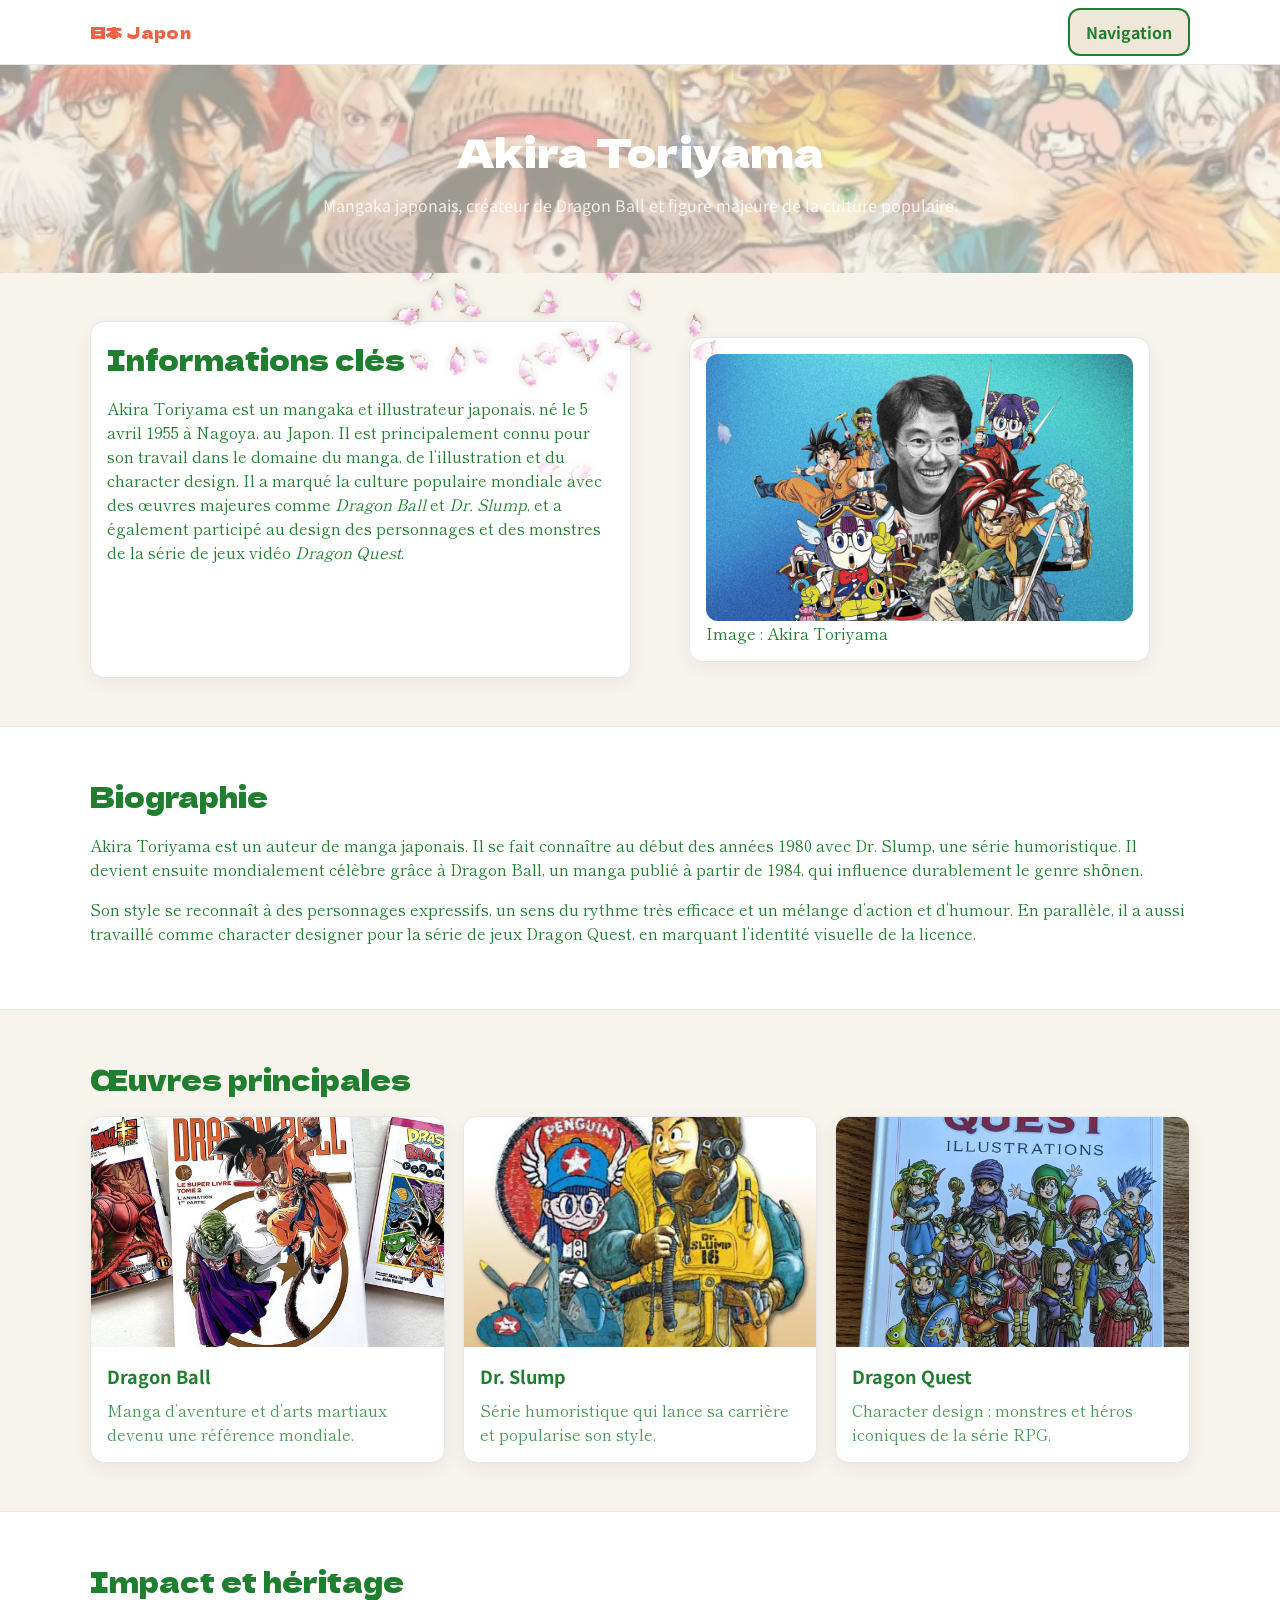
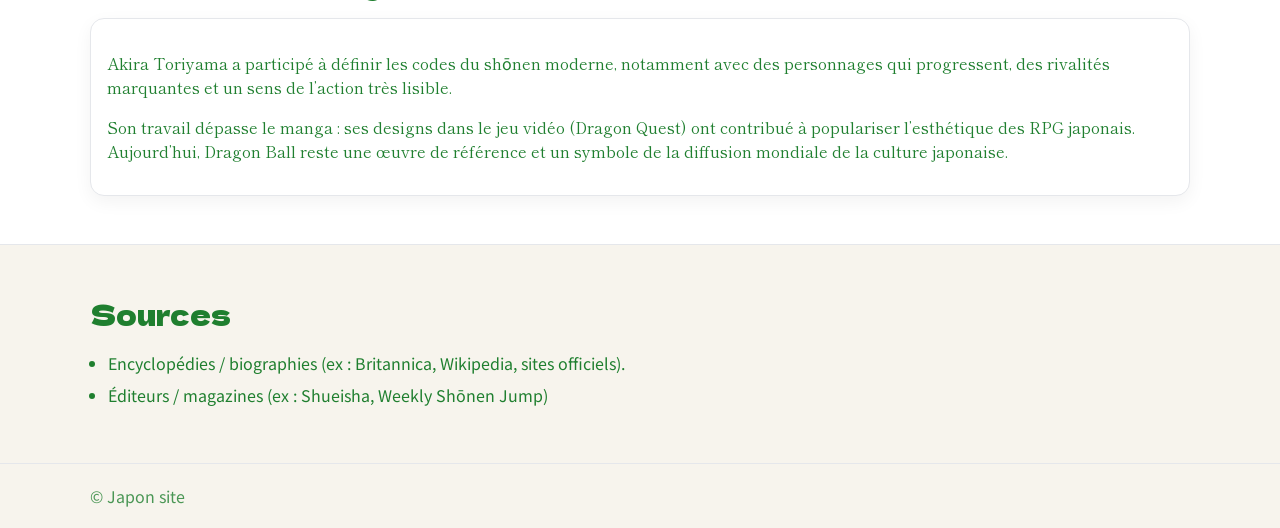
<file: SITEJAPON_V1/auteur.html>
<!DOCTYPE html>
<html lang="fr">
<head>
  <meta charset="UTF-8">
  <meta name="viewport" content="width=device-width, initial-scale=1.0">
  <title>Akira Toriyama - Personnage</title>
  <link rel="stylesheet" href="style.css">
</head>

<body class="page-auteur">
  <div id="sakura-container"></div>
  <script src="sakura.js"></script>
  
  <header class="site-header">
    <nav class="nav">
      <div class="container nav__inner">
        <a class="brand" href="index.html">日本 Japon</a>

        <div class="dropdown">
          <input type="checkbox" id="navdrop" class="dropdown__toggle">
          <label for="navdrop" class="dropdown__btn">Navigation</label>

          <ul class="dropdown__menu">
            <li><a href="index.html">Accueil</a></li>
            <li><a href="lieu.html">Lieu</a></li>
            <li><a class="is-active" href="auteur.html">Personnage</a></li>
            <li><a href="oeuvre.html">Œuvre</a></li>
          </ul>
        </div>
      </div>
    </nav>

    <section class="hero">
      <div class="container">
        <h1>Akira Toriyama</h1>
        <p class="lead">Mangaka japonais, créateur de Dragon Ball et figure majeure de la culture populaire.</p>
      </div>
    </section>
  </header>

  <main>
    <section class="section">
      <div class="container grid-2">
        <article class="panel">
          <h2>Informations clés</h2>
          <p>
            Akira Toriyama est un mangaka et illustrateur japonais, né le 5 avril 1955 à
            Nagoya, au Japon. Il est principalement connu pour son travail dans le domaine
            du manga, de l’illustration et du character design. Il a marqué la culture
            populaire mondiale avec des œuvres majeures comme <em>Dragon Ball</em> et
            <em>Dr. Slump</em>, et a également participé au design des personnages et des
            monstres de la série de jeux vidéo <em>Dragon Quest</em>.
        </p>
        </article>

        <figure class="panel">
          <img src="image/toriyama.jpg" alt="Portrait ou illustration liée à Akira Toriyama">
          <figcaption>Image : Akira Toriyama</figcaption>
        </figure>
      </div>
    </section>

    <section class="section section--white">
      <div class="container">
        <h2>Biographie</h2>
        <p>
          Akira Toriyama est un auteur de manga japonais. Il se fait connaître au début des années 1980 avec
          Dr. Slump, une série humoristique. Il devient ensuite mondialement célèbre grâce à Dragon Ball,
          un manga publié à partir de 1984, qui influence durablement le genre shōnen.
        </p>
        <p>
          Son style se reconnaît à des personnages expressifs, un sens du rythme très efficace et un mélange
          d’action et d’humour. En parallèle, il a aussi travaillé comme character designer pour la série de jeux
          Dragon Quest, en marquant l’identité visuelle de la licence.
        </p>
      </div>
    </section>

    <section class="section">
      <div class="container">
        <h2>Œuvres principales</h2>
        <div class="cards">
          <article class="card">
            <div class="card__media">
              <img src="image/dragonball.jpg" alt="Illustration liée à Dragon Ball">
            </div>
            <div class="card__content">
              <h3>Dragon Ball</h3>
              <p>Manga d’aventure et d’arts martiaux devenu une référence mondiale.</p>
            </div>
          </article>

          <article class="card">
            <div class="card__media">
              <img src="image/drslump.jpg" alt="Illustration liée à Dr. Slump">
            </div>
            <div class="card__content">
              <h3>Dr. Slump</h3>
              <p>Série humoristique qui lance sa carrière et popularise son style.</p>
            </div>
          </article>

          <article class="card">
            <div class="card__media">
              <img src="image/dragonquest.jpg" alt="Illustration liée à Dragon Quest">
            </div>
            <div class="card__content">
              <h3>Dragon Quest</h3>
              <p>Character design : monstres et héros iconiques de la série RPG.</p>
            </div>
          </article>
        </div>
      </div>
    </section>

    <section class="section section--white">
      <div class="container">
        <h2>Impact et héritage</h2>
        <article class="panel">
          <p>
            Akira Toriyama a participé à définir les codes du shōnen moderne, notamment avec des personnages
            qui progressent, des rivalités marquantes et un sens de l’action très lisible.
          </p>
          <p>
            Son travail dépasse le manga : ses designs dans le jeu vidéo (Dragon Quest) ont contribué à
            populariser l’esthétique des RPG japonais. Aujourd’hui, Dragon Ball reste une œuvre de référence
            et un symbole de la diffusion mondiale de la culture japonaise.
          </p>
        </article>
      </div>
    </section>

    <section class="section">
      <div class="container">
        <h2>Sources</h2>
        <ul class="sources">
          <li>Encyclopédies / biographies (ex : Britannica, Wikipedia, sites officiels).</li>
          <li>Éditeurs / magazines (ex : Shueisha, Weekly Shōnen Jump)
        </ul>
      </div>
    </section>
  </main>

  <footer class="site-footer">
    <div class="container">
      <p>© Japon site</p>
    </div>
  </footer>
</body>
</html>
</file>
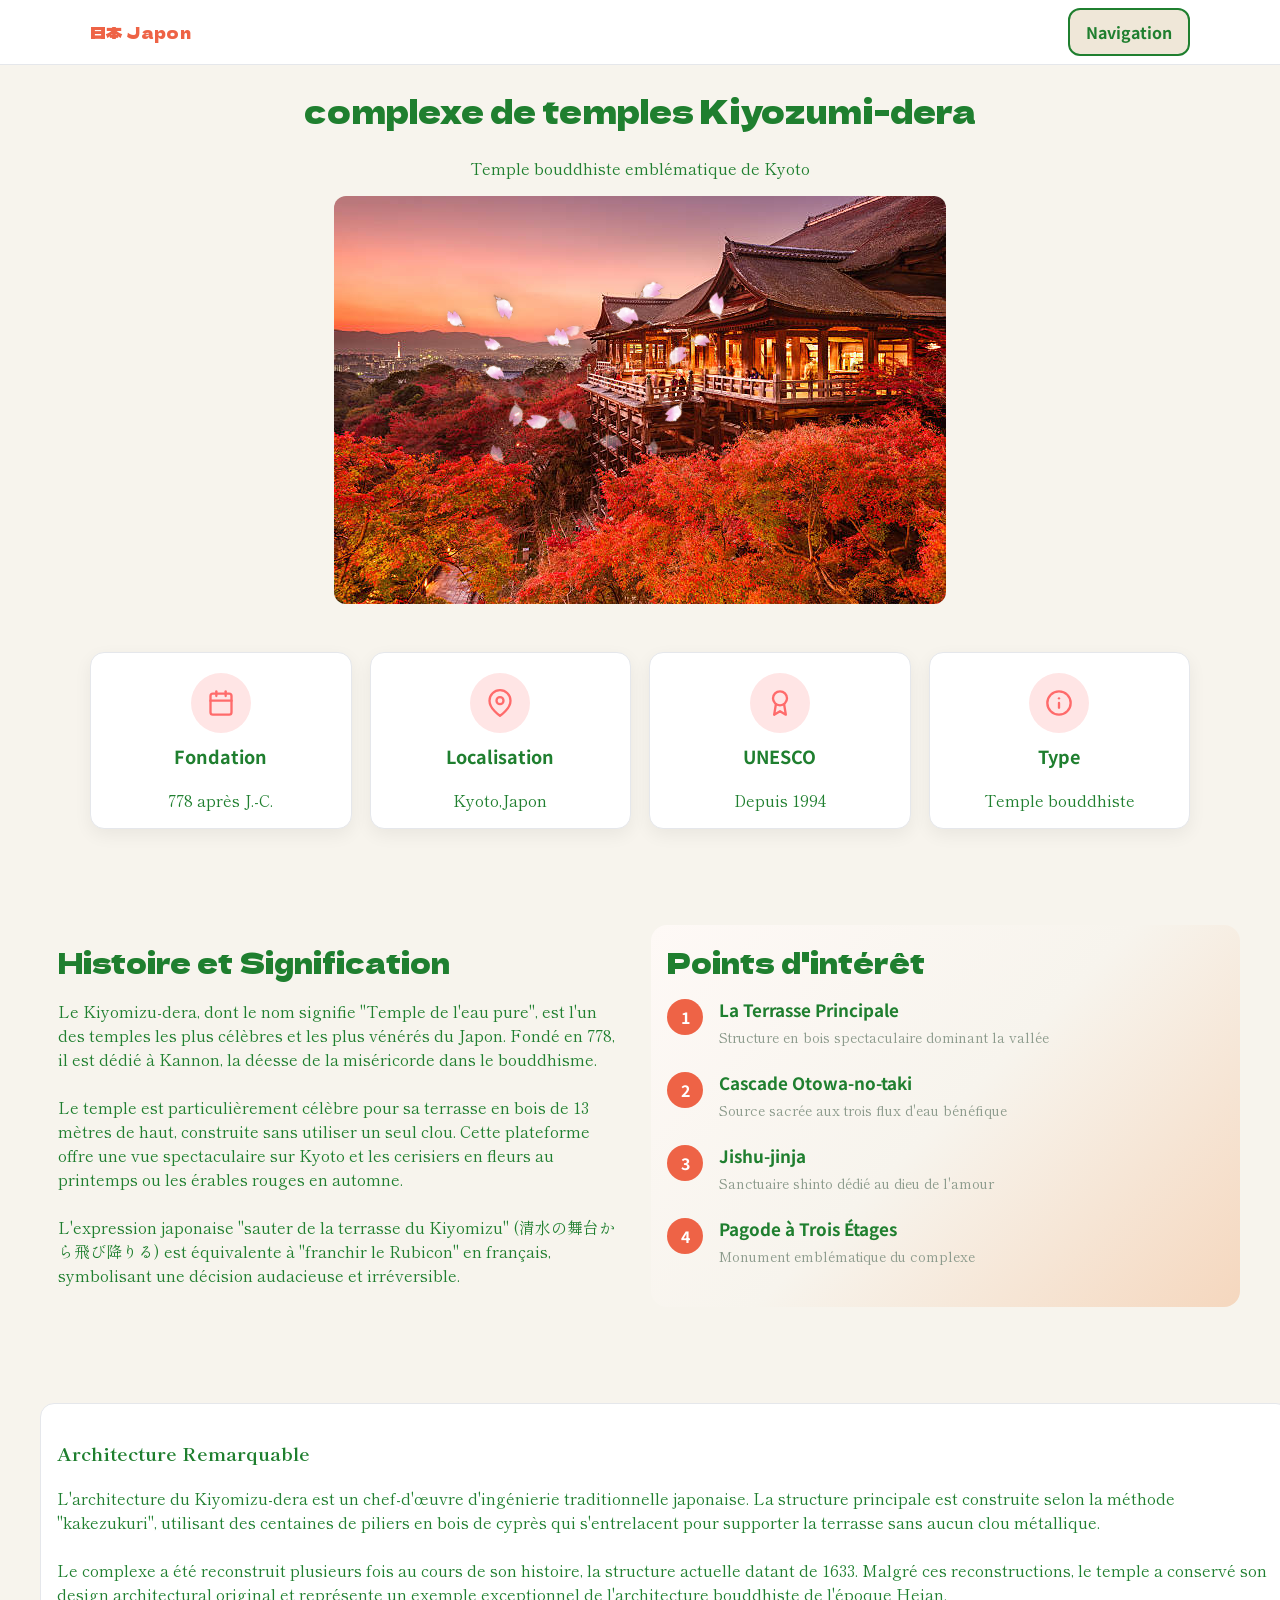
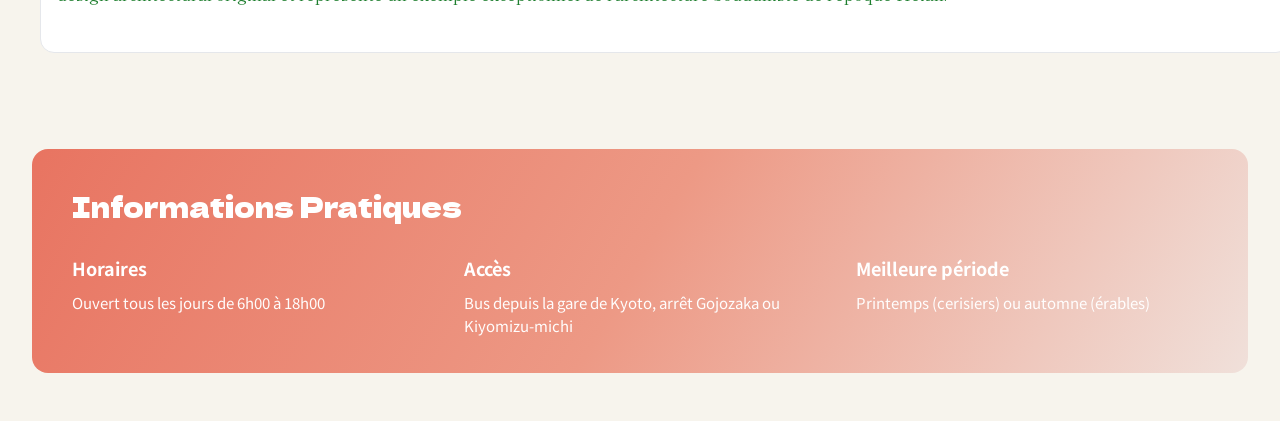
<file: SITEJAPON_V1/lieu.html>
<!DOCTYPE html>
<html lang="fr">
<head>
  <meta charset="UTF-8">
  <meta name="viewport" content="width=device-width, initial-scale=1.0">
  <title>Japon-Lieu</title>
  <link rel="stylesheet" href="style.css">
</head>

<body>
  <div id="sakura-container"></div>
  <script src="sakura.js"></script>
  
  <header class="site-header">
    <nav class="nav">
      <div class="container nav__inner">
        <a class="brand" href="index.html">日本 Japon</a>

        <div class="dropdown">
          <input type="checkbox" id="navdrop" class="dropdown__toggle">
          <label for="navdrop" class="dropdown__btn">Navigation</label>

          <ul class="dropdown__menu">
            <li><a class="is-active" href="index.html">Accueil</a></li>
            <li><a href="lieu.html">Lieu</a></li>
            <li><a href="auteur.html">Personnage</a></li>
            <li><a href="oeuvre.html">Œuvre</a></li>
          </ul>
        </div>
      </div>
    </nav>
    </header>

        <h1 class="temples">complexe de temples Kiyozumi-dera</h1>
        <p class="kyoto">
          Temple bouddhiste emblématique de Kyoto
        </p>
    </section>

  

  <main>
      <figcaption>
        <img src="image/temples Kiyomizu-dera1.jpg" class ="test"alt="Temple Kiyozumi-dera à Kyoto" >
    </div>  
    

    <section class="section">
      <div class="container">

        <div class="carte1">
  <article class="carte2">
    <div class="carte1__lieu">
      <div class="carte1__icon">
        <svg width="28" height="28" viewBox="0 0 24 24" fill="none" stroke="#ff6b6b" stroke-width="2" stroke-linecap="round" stroke-linejoin="round">
          <rect x="3" y="4" width="18" height="18" rx="2" ry="2"></rect>
          <line x1="16" y1="2" x2="16" y2="6"></line>
          <line x1="8" y1="2" x2="8" y2="6"></line>
          <line x1="3" y1="10" x2="21" y2="10"></line>
        </svg>
      </div>
      <h3>Fondation</h3>
      <p>778 après J.-C.</p>
    </div>
  </article>

  <article class="carte2">
    <div class="carte1__lieu">
      <div class="carte1__icon">
        <svg width="28" height="28" viewBox="0 0 24 24" fill="none" stroke="#ff6b6b" stroke-width="2" stroke-linecap="round" stroke-linejoin="round">
          <path d="M21 10c0 7-9 13-9 13s-9-6-9-13a9 9 0 0 1 18 0z"></path>
          <circle cx="12" cy="10" r="3"></circle>
        </svg>
      </div>
      <h3>Localisation</h3>
      <p>Kyoto,Japon</p>
    </div>
  </article>

  <article class="carte2">
    <div class="carte1__lieu">
      <div class="carte1__icon">
        <svg width="28" height="28" viewBox="0 0 24 24" fill="none" stroke="#ff6b6b" stroke-width="2" stroke-linecap="round" stroke-linejoin="round">
          <circle cx="12" cy="8" r="6"></circle>
          <path d="M15.477 12.89 17 22l-5-3-5 3 1.523-9.11"></path>
        </svg>
      </div>
      <h3>UNESCO</h3>
      <p>Depuis 1994</p>
    </div>
  </article>
  
  <article class="carte2">
    <div class="carte1__lieu">
      <div class="carte1__icon">
        <svg width="28" height="28" viewBox="0 0 24 24" fill="none" stroke="#ff6b6b" stroke-width="2" stroke-linecap="round" stroke-linejoin="round">
          <circle cx="12" cy="12" r="10"></circle>
          <line x1="12" y1="16" x2="12" y2="12"></line>
          <line x1="12" y1="8" x2="12.01" y2="8"></line>
        </svg>
      </div>
      <h3>Type</h3>
      <p>Temple bouddhiste</p>
    </div>
  </article>
</div>
</section>

    <section class="section ">
      <div class="container1 grid-2">
        <article class="panel2">
          <h2>Histoire et Signification</h2>
          Le Kiyomizu-dera, dont le nom signifie "Temple de l'eau pure", est l'un des temples les plus célèbres et les plus vénérés du Japon. Fondé en 778, il est dédié à Kannon, la déesse de la miséricorde dans le bouddhisme. <br> <br>

Le temple est particulièrement célèbre pour sa terrasse en bois de 13 mètres de haut, construite sans utiliser un seul clou. Cette plateforme offre une vue spectaculaire sur Kyoto et les cerisiers en fleurs au printemps ou les érables rouges en automne. <br> <br>

L'expression japonaise "sauter de la terrasse du Kiyomizu" (清水の舞台から飛び降りる) est équivalente à "franchir le Rubicon" en français, symbolisant une décision audacieuse et irréversible.
        </article>

       <article class="panel1">
  <h2>Points d'intérêt</h2>
  
  <div class="point-interet">
    <div class="point-interet__numero">1</div>
    <div class="point-interet__contenu">
      <h3>La Terrasse Principale</h3>
      <p>Structure en bois spectaculaire dominant la vallée</p>
    </div>
  </div>

  <div class="point-interet">
    <div class="point-interet__numero">2</div>
    <div class="point-interet__contenu">
      <h3>Cascade Otowa-no-taki</h3>
      <p>Source sacrée aux trois flux d'eau bénéfique</p>
    </div>
  </div>

  <div class="point-interet">
    <div class="point-interet__numero">3</div>
    <div class="point-interet__contenu">
      <h3>Jishu-jinja</h3>
      <p>Sanctuaire shinto dédié au dieu de l'amour</p>
    </div>
  </div>

  <div class="point-interet">
    <div class="point-interet__numero">4</div>
    <div class="point-interet__contenu">
      <h3>Pagode à Trois Étages</h3>
      <p>Monument emblématique du complexe</p>
    </div>
  </div>
</article>
      </div>
    </section>


    <section class="section">
      <div class="container">
        <article class="panel3">
          <h3>Architecture Remarquable</h3>
          
L'architecture du Kiyomizu-dera est un chef-d'œuvre d'ingénierie traditionnelle japonaise. La structure principale est construite selon la méthode "kakezukuri", utilisant des centaines de piliers en bois de cyprès qui s'entrelacent pour supporter la terrasse sans aucun clou métallique.<br> <br>

Le complexe a été reconstruit plusieurs fois au cours de son histoire, la structure actuelle datant de 1633. Malgré ces reconstructions, le temple a conservé son design architectural original et représente un exemple exceptionnel de l'architecture bouddhiste de l'époque Heian.
        </article>
    </section>
  </main>
  <footer>
 <section class="section">
  <div class="container container__large">
    <div class="info-pratiques">
      <h2>Informations Pratiques</h2>
      
      <div class="info-pratiques__grid">
        <div class="info-pratiques__item">
          <h3>Horaires</h3>
          <p>Ouvert tous les jours de 6h00 à 18h00</p>
        </div>
        
        <div class="info-pratiques__item">
          <h3>Accès</h3>
          <p>Bus depuis la gare de Kyoto, arrêt Gojozaka ou Kiyomizu-michi</p>
        </div>
        
        <div class="info-pratiques__item">
          <h3>Meilleure période</h3>
          <p>Printemps (cerisiers) ou automne (érables)</p>
        </div>
      </div>
    </div>
  </div>
</section>
  </footer>
</body>
</html>
</file>
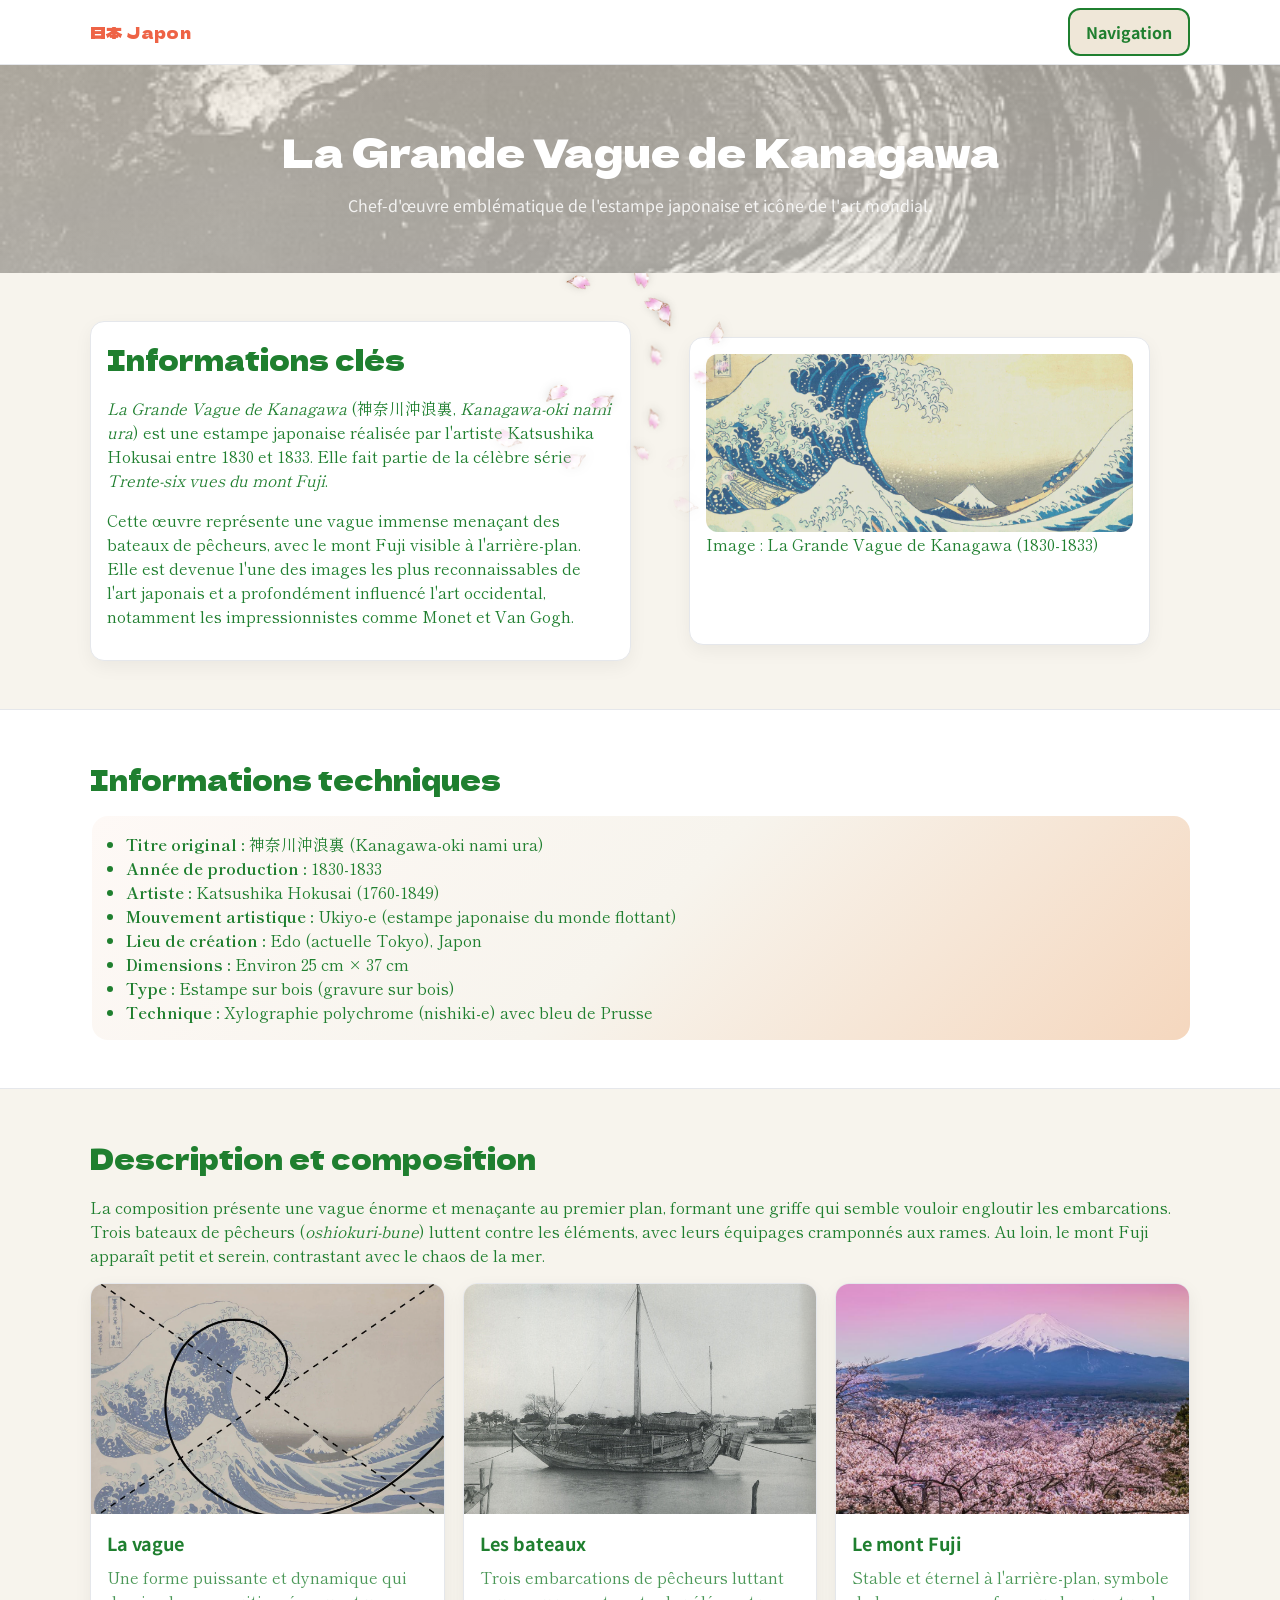
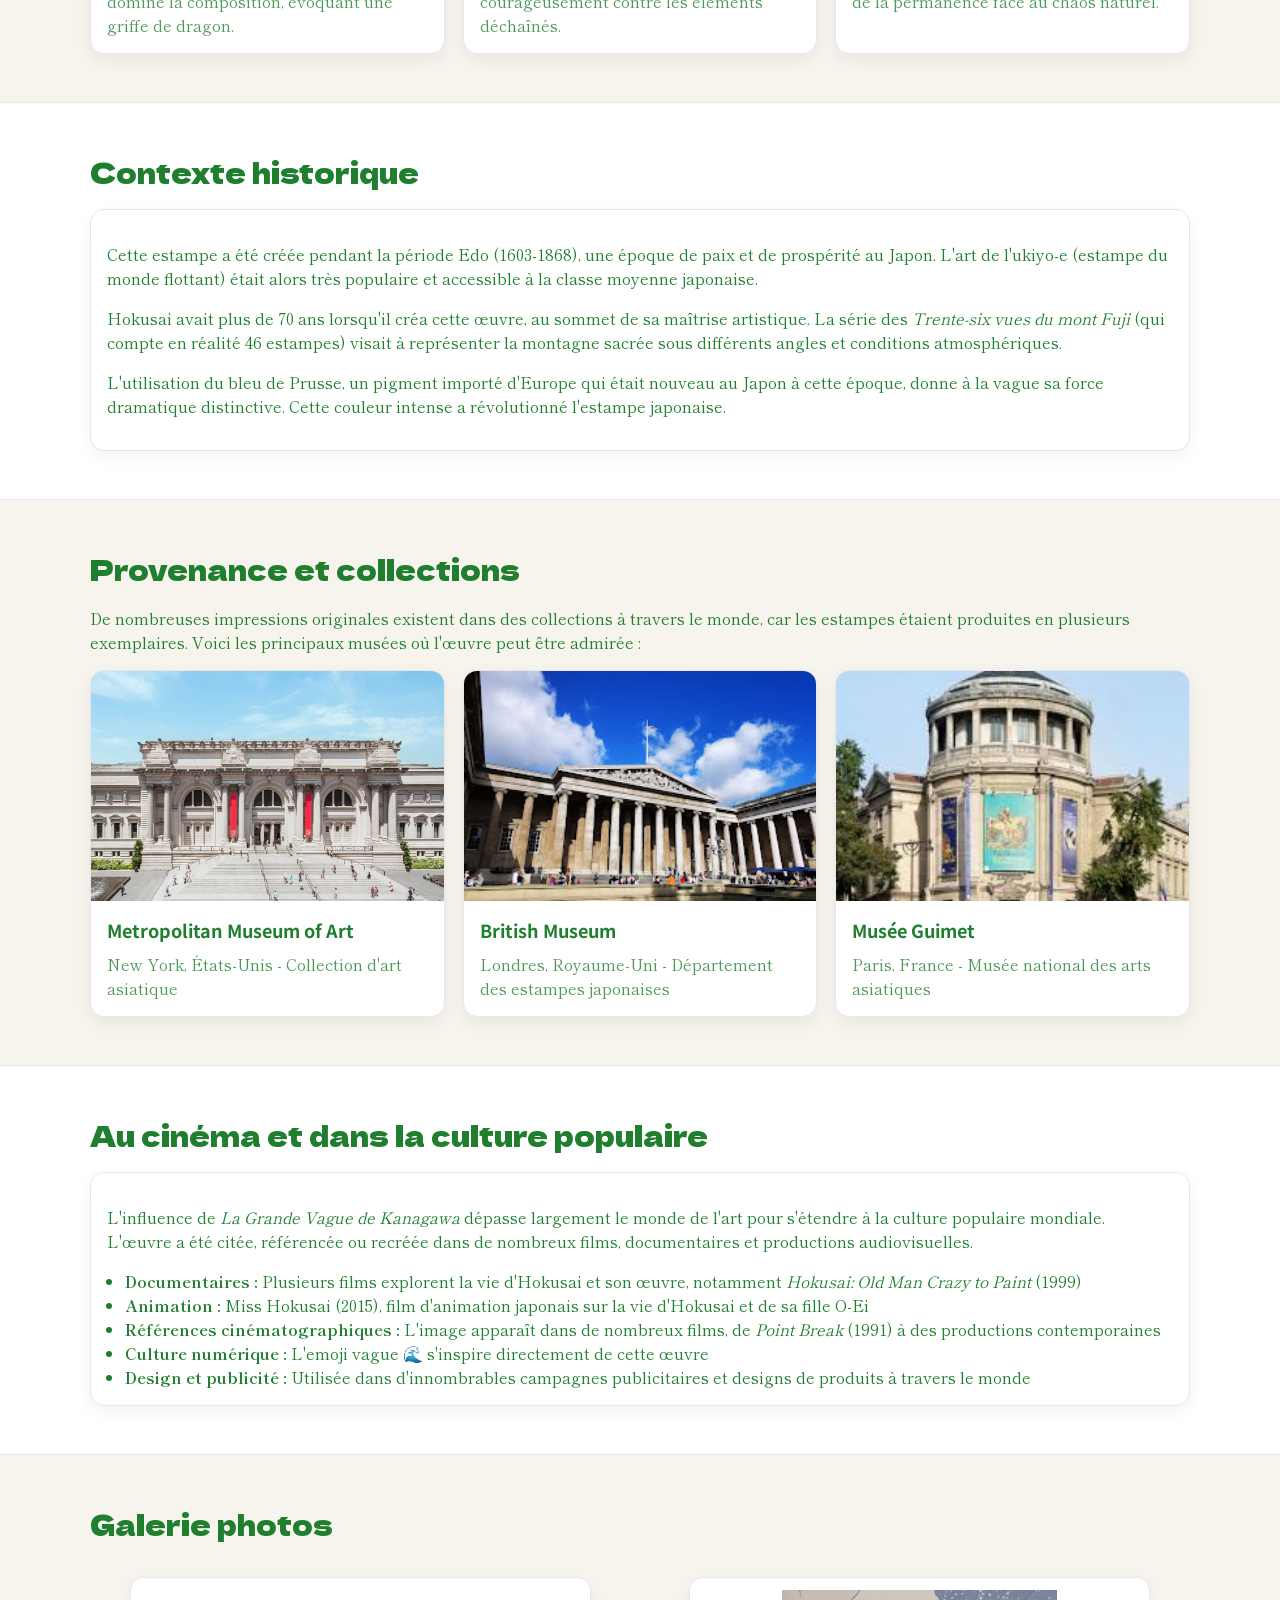
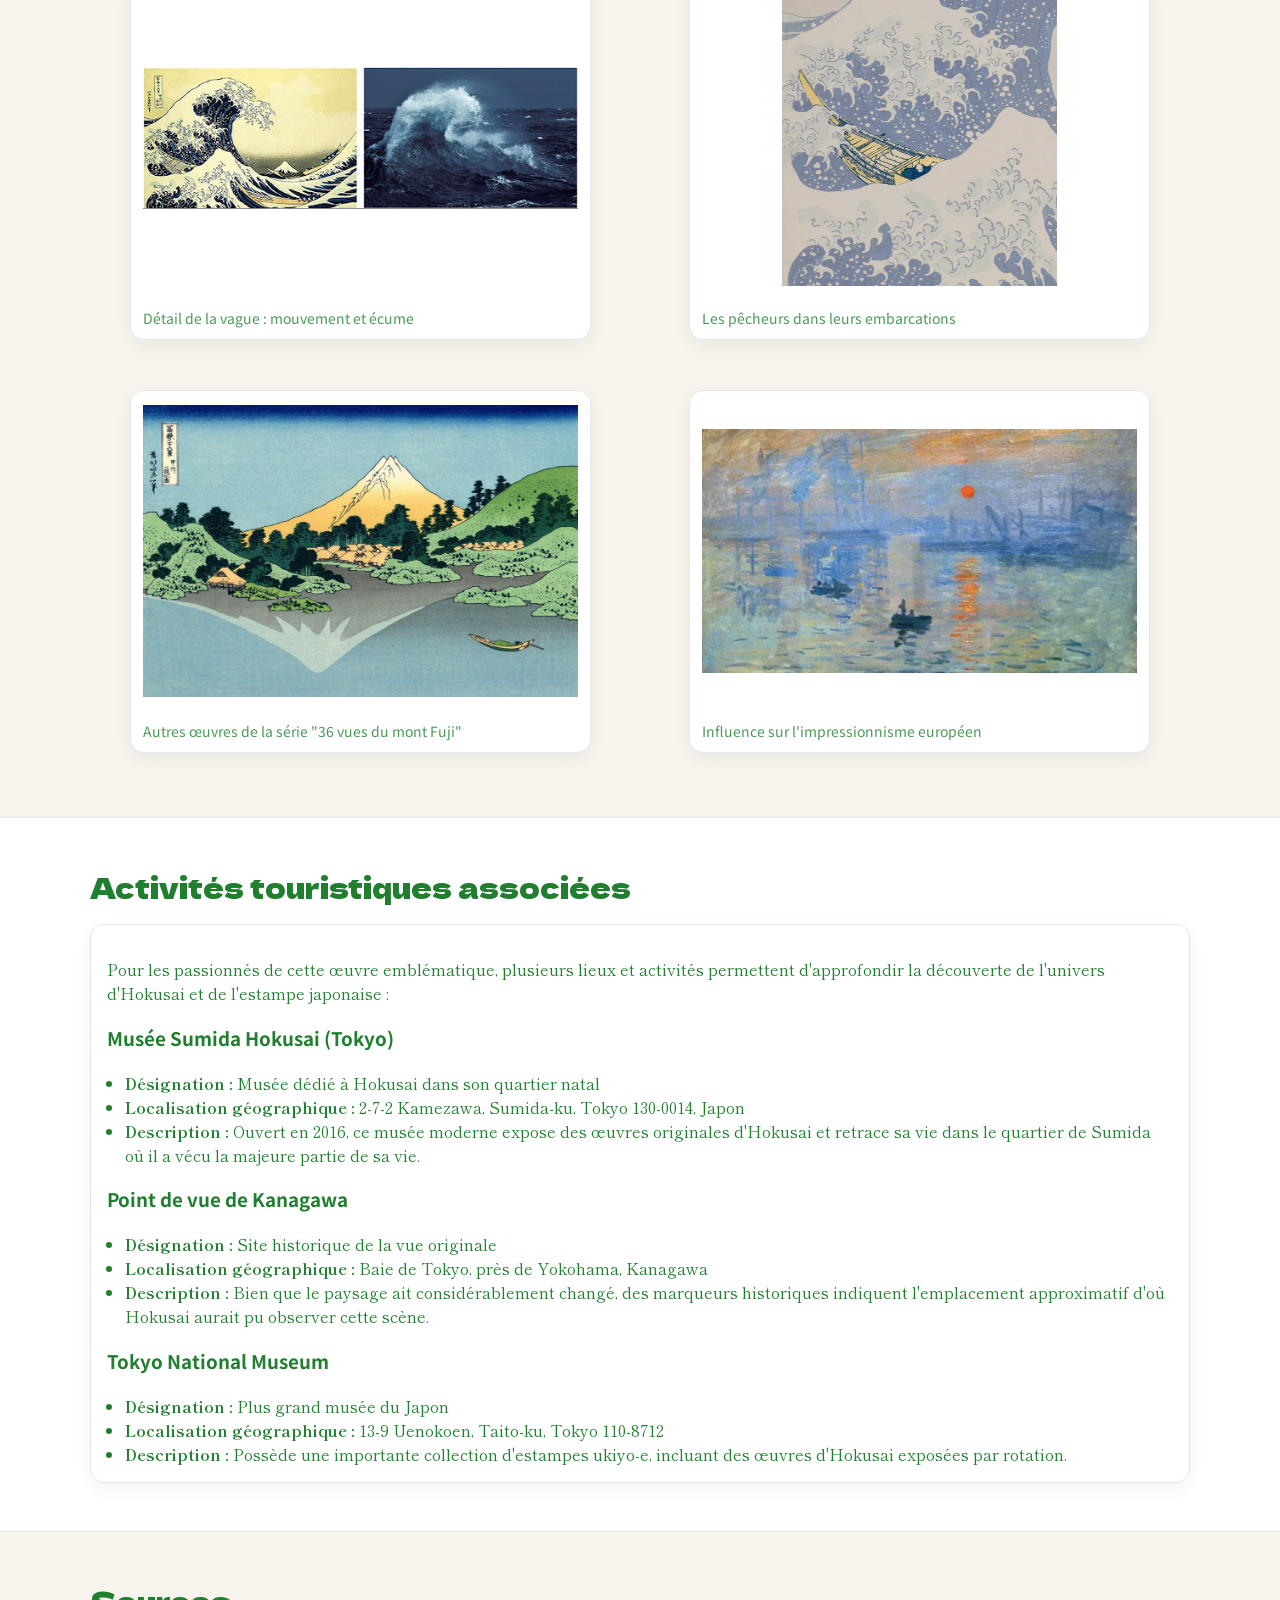
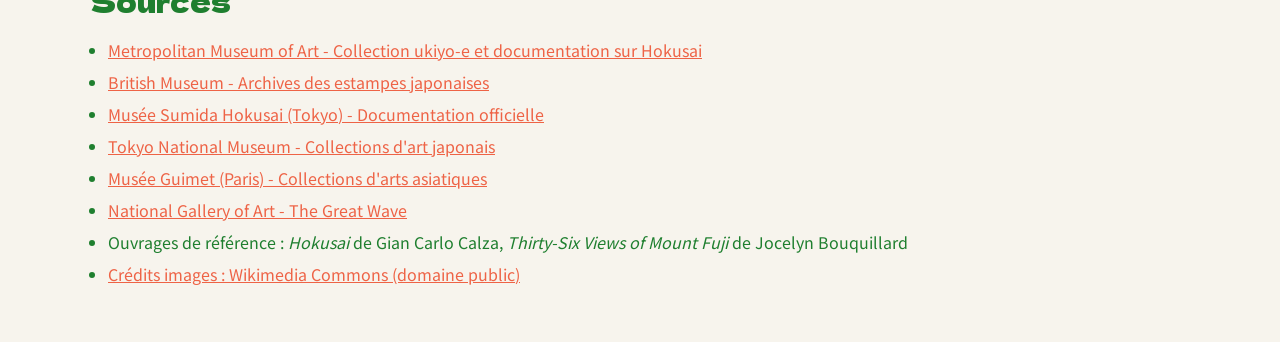
<file: SITEJAPON_V1/oeuvre.html>
<!DOCTYPE html>
<html lang="fr">
<head>
  <meta charset="UTF-8">
  <meta name="viewport" content="width=device-width, initial-scale=1.0">
  <title>La Grande Vague de Kanagawa - Œuvre</title>
  <link rel="stylesheet" href="style.css">
</head>

<body class="page-oeuvre">
  <div id="sakura-container"></div>
  <script src="sakura.js"></script>
  
  <header class="site-header">
    <nav class="nav">
      <div class="container nav__inner">
        <a class="brand" href="index.html">日本 Japon</a>

        <div class="dropdown">
          <input type="checkbox" id="navdrop" class="dropdown__toggle">
          <label for="navdrop" class="dropdown__btn">Navigation</label>

          <ul class="dropdown__menu">
            <li><a href="index.html">Accueil</a></li>
            <li><a href="lieu.html">Lieu</a></li>
            <li><a href="auteur.html">Personnage</a></li>
            <li><a class="is-active" href="oeuvre.html">Œuvre</a></li>
          </ul>
        </div>
      </div>
    </nav>

    <section class="hero">
      <div class="container">
        <h1>La Grande Vague de Kanagawa</h1>
        <p class="lead">Chef-d'œuvre emblématique de l'estampe japonaise et icône de l'art mondial.</p>
      </div>
    </section>
  </header>

  <main>
    <section class="section">
      <div class="container grid-2">
        <article class="panel">
          <h2>Informations clés</h2>
          <p>
            <em>La Grande Vague de Kanagawa</em> (神奈川沖浪裏, <em>Kanagawa-oki nami ura</em>) est une estampe japonaise 
            réalisée par l'artiste Katsushika Hokusai entre 1830 et 1833. Elle fait partie de la célèbre série 
            <em>Trente-six vues du mont Fuji</em>.
          </p>
          <p>
            Cette œuvre représente une vague immense menaçant des bateaux de pêcheurs, avec le mont Fuji visible 
            à l'arrière-plan. Elle est devenue l'une des images les plus reconnaissables de l'art japonais et a 
            profondément influencé l'art occidental, notamment les impressionnistes comme Monet et Van Gogh.
          </p>
        </article>

        <figure class="panel">
          <img src="image/Vague.webp" alt="La Grande Vague de Kanagawa">
          <figcaption>Image : La Grande Vague de Kanagawa (1830-1833)</figcaption>
        </figure>
      </div>
    </section>

    <section class="section section--white">
      <div class="container">
        <h2>Informations techniques</h2>
        <article class="panel1">
          <ul class="facts">
            <li><strong>Titre original :</strong> 神奈川沖浪裏 (Kanagawa-oki nami ura)</li>
            <li><strong>Année de production :</strong> 1830-1833</li>
            <li><strong>Artiste :</strong> Katsushika Hokusai (1760-1849)</li>
            <li><strong>Mouvement artistique :</strong> Ukiyo-e (estampe japonaise du monde flottant)</li>
            <li><strong>Lieu de création :</strong> Edo (actuelle Tokyo), Japon</li>
            <li><strong>Dimensions :</strong> Environ 25 cm × 37 cm</li>
            <li><strong>Type :</strong> Estampe sur bois (gravure sur bois)</li>
            <li><strong>Technique :</strong> Xylographie polychrome (nishiki-e) avec bleu de Prusse</li>
          </ul>
        </article>
      </div>
    </section>

    <section class="section">
      <div class="container">
        <h2>Description et composition</h2>
        <p>
          La composition présente une vague énorme et menaçante au premier plan, formant une griffe qui semble 
          vouloir engloutir les embarcations. Trois bateaux de pêcheurs (<em>oshiokuri-bune</em>) luttent contre 
          les éléments, avec leurs équipages cramponnés aux rames. Au loin, le mont Fuji apparaît petit et serein, 
          contrastant avec le chaos de la mer.
        </p>
        
        <div class="cards">
          <article class="card">
            <div class="card__media">
              <img src="image/courbe.webp" alt="Composition de la vague">
            </div>
            <div class="card__content">
              <h3>La vague</h3>
              <p>Une forme puissante et dynamique qui domine la composition, évoquant une griffe de dragon.</p>
            </div>
          </article>

          <article class="card">
            <div class="card__media">
              <img src="image/bateau.jpg" alt="Les bateaux de pêcheurs">
            </div>
            <div class="card__content">
              <h3>Les bateaux</h3>
              <p>Trois embarcations de pêcheurs luttant courageusement contre les éléments déchaînés.</p>
            </div>
          </article>

          <article class="card">
            <div class="card__media">
              <img src="image/bg-japon.jpg" alt="Le mont Fuji">
            </div>
            <div class="card__content">
              <h3>Le mont Fuji</h3>
              <p>Stable et éternel à l'arrière-plan, symbole de la permanence face au chaos naturel.</p>
            </div>
          </article>
        </div>
      </div>
    </section>

    <section class="section section--white">
      <div class="container">
        <h2>Contexte historique</h2>
        <article class="panel">
          <p>
            Cette estampe a été créée pendant la période Edo (1603-1868), une époque de paix et de prospérité au Japon. 
            L'art de l'ukiyo-e (estampe du monde flottant) était alors très populaire et accessible à la classe moyenne 
            japonaise.
          </p>
          <p>
            Hokusai avait plus de 70 ans lorsqu'il créa cette œuvre, au sommet de sa maîtrise artistique. La série des 
            <em>Trente-six vues du mont Fuji</em> (qui compte en réalité 46 estampes) visait à représenter la montagne 
            sacrée sous différents angles et conditions atmosphériques.
          </p>
          <p>
            L'utilisation du bleu de Prusse, un pigment importé d'Europe qui était nouveau au Japon à cette époque, 
            donne à la vague sa force dramatique distinctive. Cette couleur intense a révolutionné l'estampe japonaise.
          </p>
        </article>
      </div>
    </section>

    <section class="section">
      <div class="container">
        <h2>Provenance et collections</h2>
        <p>
          De nombreuses impressions originales existent dans des collections à travers le monde, car les estampes 
          étaient produites en plusieurs exemplaires. Voici les principaux musées où l'œuvre peut être admirée :
        </p>
        
        <div class="cards">
          <article class="card">
            <div class="card__media">
              <img src="image/Museum.webp" alt="Metropolitan Museum of Art">
            </div>
            <div class="card__content">
              <h3><a href="https://www.metmuseum.org/fr" target="_blank">Metropolitan Museum of Art</a></h3>
              <p>New York, États-Unis - Collection d'art asiatique</p>
            </div>
          </article>

          <article class="card">
            <div class="card__media">
              <img src="image/british-museum.jpg" alt="British Museum">
            </div>
            <div class="card__content">
              <h3><a href="https://www.britishmuseum.org" target="_blank">British Museum</a></h3>
              <p>Londres, Royaume-Uni - Département des estampes japonaises</p>
            </div>
          </article>

          <article class="card">
            <div class="card__media">
              <img src="image/musee-guimet.jpg" alt="Musée Guimet">
            </div>
            <div class="card__content">
              <h3><a href="https://www.guimet.fr/fr" target="_blank">Musée Guimet</a></h3>
              <p>Paris, France - Musée national des arts asiatiques</p>
            </div>
          </article>
        </div>
      </div>
    </section>

    <section class="section section--white">
      <div class="container">
        <h2>Au cinéma et dans la culture populaire</h2>
        <article class="panel">
          <p>
            L'influence de <em>La Grande Vague de Kanagawa</em> dépasse largement le monde de l'art pour s'étendre 
            à la culture populaire mondiale. L'œuvre a été citée, référencée ou recréée dans de nombreux films, 
            documentaires et productions audiovisuelles.
          </p>
          <ul class="facts">
            <li><strong>Documentaires :</strong> Plusieurs films explorent la vie d'Hokusai et son œuvre, notamment 
            <em>Hokusai: Old Man Crazy to Paint</em> (1999)</li>
            <li><strong>Animation :</strong> Miss Hokusai (2015), film d'animation japonais sur la vie d'Hokusai 
            et de sa fille O-Ei</li>
            <li><strong>Références cinématographiques :</strong> L'image apparaît dans de nombreux films, 
            de <em>Point Break</em> (1991) à des productions contemporaines</li>
            <li><strong>Culture numérique :</strong> L'emoji vague 🌊 s'inspire directement de cette œuvre</li>
            <li><strong>Design et publicité :</strong> Utilisée dans d'innombrables campagnes publicitaires 
            et designs de produits à travers le monde</li>
          </ul>
        </article>
      </div>
    </section>

    <section class="section">
      <div class="container">
        <h2>Galerie photos</h2>
        <div class="geo">
          <figure class="geo__item">
            <img src="image/detail-vague.jpg" alt="Détail de la vague">
            <figcaption>Détail de la vague : mouvement et écume</figcaption>
          </figure>

          <figure class="geo__item">
            <img src="image/pecheur-detail.webp" alt="Détail des bateaux">
            <figcaption>Les pêcheurs dans leurs embarcations</figcaption>
          </figure>

          <figure class="geo__item">
            <img src="image/The_Fuji.jpg" alt="Comparaison avec d'autres vues du Fuji">
            <figcaption>Autres œuvres de la série "36 vues du mont Fuji"</figcaption>
          </figure>

          <figure class="geo__item">
            <img src="image/européen.webp" alt="Influence sur l'art occidental">
            <figcaption>Influence sur l'impressionnisme européen</figcaption>
          </figure>
        </div>
      </div>
    </section>

    <section class="section section--white">
      <div class="container">
        <h2>Activités touristiques associées</h2>
        <article class="panel">
          <p>
            Pour les passionnés de cette œuvre emblématique, plusieurs lieux et activités permettent d'approfondir 
            la découverte de l'univers d'Hokusai et de l'estampe japonaise :
          </p>
          
          <h3>Musée Sumida Hokusai (Tokyo)</h3>
          <ul class="facts">
            <li><strong>Désignation :</strong> Musée dédié à Hokusai dans son quartier natal</li>
            <li><strong>Localisation géographique :</strong> 2-7-2 Kamezawa, Sumida-ku, Tokyo 130-0014, Japon</li>
            <li><strong>Description :</strong> Ouvert en 2016, ce musée moderne expose des œuvres originales d'Hokusai 
            et retrace sa vie dans le quartier de Sumida où il a vécu la majeure partie de sa vie.</li>
          </ul>

          <h3>Point de vue de Kanagawa</h3>
          <ul class="facts">
            <li><strong>Désignation :</strong> Site historique de la vue originale</li>
            <li><strong>Localisation géographique :</strong> Baie de Tokyo, près de Yokohama, Kanagawa</li>
            <li><strong>Description :</strong> Bien que le paysage ait considérablement changé, des marqueurs 
            historiques indiquent l'emplacement approximatif d'où Hokusai aurait pu observer cette scène.</li>
          </ul>

          <h3>Tokyo National Museum</h3>
          <ul class="facts">
            <li><strong>Désignation :</strong> Plus grand musée du Japon</li>
            <li><strong>Localisation géographique :</strong> 13-9 Uenokoen, Taito-ku, Tokyo 110-8712</li>
            <li><strong>Description :</strong> Possède une importante collection d'estampes ukiyo-e, 
            incluant des œuvres d'Hokusai exposées par rotation.</li>
          </ul>
        </article>
      </div>
    </section>

    <section class="section">
      <div class="container">
        <h2>Sources</h2>
        <ul class="sources">
          <li><a href="https://www.metmuseum.org/art/collection/search/45434" target="_blank">Metropolitan Museum of Art - Collection ukiyo-e et documentation sur Hokusai</a></li>
          <li><a href="https://www.britishmuseum.org/collection/object/A_1906-1220-0-533" target="_blank">British Museum - Archives des estampes japonaises</a></li>
          <li><a href="https://hokusai-museum.jp/en/" target="_blank">Musée Sumida Hokusai (Tokyo) - Documentation officielle</a></li>
          <li><a href="https://www.tnm.jp/?lang=en" target="_blank">Tokyo National Museum - Collections d'art japonais</a></li>
          <li><a href="https://www.guimet.fr/" target="_blank">Musée Guimet (Paris) - Collections d'arts asiatiques</a></li>
          <li><a href="https://www.nga.gov/collection/art-object-page.125381.html" target="_blank">National Gallery of Art - The Great Wave</a></li>
          <li>Ouvrages de référence : <em>Hokusai</em> de Gian Carlo Calza, <em>Thirty-Six Views of Mount Fuji</em> de Jocelyn Bouquillard</li>
          <li><a href="https://commons.wikimedia.org/wiki/File:The_Great_Wave_off_Kanagawa.jpg" target="_blank">Crédits images : Wikimedia Commons (domaine public)</a></li>
        </ul>
      </div>
    </section>
  </main>
</body>
</html>
</file>
<file: SITEJAPON_V1/style.css>
/* ================= POLICES (CHARTE) ================= */
@import url('https://fonts.googleapis.com/css2?family=Dela+Gothic+One&family=Noto+Sans+JP:wght@400;700;900&family=Shippori+Mincho:wght@400;600;700&display=swap');

/* ================= VARIABLES ================= */
:root{
  --primary:#EE6346;
  --foreground:#1F7F2F;
  --background:#F7F4ED;
  --muted:#EFE7D8;
  --white:#ffffff;
  --border:#e5e7eb;
  --shadow:0 10px 22px rgba(0,0,0,.08);

  /* Polices */
  --font-title:"Dela Gothic One", system-ui, sans-serif;
  --font-ui:"Noto Sans JP", system-ui, -apple-system, "Segoe UI", Arial, sans-serif;
  --font-text:"Shippori Mincho","Noto Sans JP", serif;
}

/* ================= BASE ================= */
*{ box-sizing:border-box; }

body{
  margin:0;
  font-family: var(--font-text);
  background: var(--background);
  color: var(--foreground);
  line-height:1.5;
}

img{
  max-width:100%;
  display:block;
  border-radius:12px;
}

a{
  color:inherit;
  text-decoration:none;
}

.container{
  width:min(1100px, calc(100% - 32px));
  margin:0 auto;
}

/* ================= TYPO GLOBALE ================= */
h1, h2{
  font-family: var(--font-title);
  font-weight: 400;
}

.hero h1{
  margin:0 0 12px 0;
  font-size:40px;
}

h2{
  margin:0 0 16px 0;
  font-size:28px;
}

.brand{
  font-family: var(--font-title);
  font-weight: 400;
  color:var(--primary);
  letter-spacing:.4px;
}

.nav,
.dropdown__btn,
.dropdown__menu,
.card__content h3,
.timeline__content h3,
.panel h3,
button, input, select, textarea{
  font-family: var(--font-ui);
}

/* ================= NAVIGATION ================= */
.site-header{ background:var(--background); }

.nav{
  background:var(--white);
  border-bottom:1px solid var(--border);
}

.nav__inner{
  display:flex;
  align-items:center;
  justify-content:space-between;
  gap:16px;
  height:64px;
}

/* ===== MENU DÉROULANT CLIQUABLE ===== */
.dropdown{ position:relative; }

.dropdown__toggle{
  position:absolute;
  opacity:0;
  pointer-events:none;
}

.dropdown__btn{
  display:inline-block;
  background:var(--muted);
  border:2px solid var(--foreground);
  color:var(--foreground);
  padding:10px 16px;
  border-radius:12px;
  font-weight:700;
  cursor:pointer;
  user-select:none;
}

.dropdown__menu{
  list-style:none;
  margin:8px 0 0 0;
  padding:8px;
  background:var(--white);
  border:1px solid var(--border);
  border-radius:12px;
  box-shadow:var(--shadow);
  position:absolute;
  right:0;
  min-width:220px;
  display:none;
  z-index:10;
}

.dropdown__toggle:checked ~ .dropdown__menu{ display:block; }

.dropdown__menu a{
  display:block;
  padding:10px 12px;
  border-radius:10px;
  color:var(--foreground);
}

.dropdown__menu a:hover{ background:var(--muted); }

.dropdown__menu a.is-active{
  color:var(--primary);
  font-weight:800;
}

/* ================= HERO ================= */
.hero{
  padding:56px 0;
  background:linear-gradient(to bottom right, var(--muted), var(--background));
  text-align:center;

  position: relative;
  color: white;
}

.hero::before{
  content:"";
  position:absolute;
  inset:0;
  background-size:cover;
  background-position:center;
  opacity:0.35;
  z-index:0;
}

.hero > .container{
  position:relative;
  z-index:1;
}

.lead{
  margin:0 auto;
  max-width:760px;
  opacity:.85;
  font-family: var(--font-ui);
}

.lead.small{ max-width:900px; }

.page-accueil .hero::before{ background-image:url("image/bg-japon.jpg"); }
.page-auteur  .hero::before{ background-image:url("image/bg-manga.jpg"); }
.page-lieu    .hero::before{ background-image:url("image/bg-lieu.jpg"); }
.page-oeuvre  .hero::before{ background-image:url("image/vaguekanagawa.webp"); }

/* ================= SECTIONS ================= */
.section{ padding:48px 0; }

.section--white{
  background:var(--white);
  border-top:1px solid var(--border);
  border-bottom:1px solid var(--border);
}

.hint{
  font-size:14px;
  opacity:.7;
  font-family: var(--font-ui);
}

/* ================= CARTES ================= */
.cards{
  display:grid;
  grid-template-columns:repeat(3,1fr);
  gap:18px;
}

.card{
  background:var(--white);
  border:1px solid var(--border);
  border-radius:14px;
  overflow:hidden;
  transition:transform .15s ease, box-shadow .15s ease;
  box-shadow: 0 6px 18px rgba(0,0,0,.06);
}

.card:hover{
  transform:translateY(-2px);
  box-shadow:var(--shadow);
}

.card__media{
  height:230px;
  overflow:hidden;
  background:var(--muted);
}

.card__media img{
  width:100%;
  height:100%;
  object-fit:cover;
  transform: scale(1);
  transition: transform .25s ease;
  border-radius: 0;
}

.card:hover .card__media img{ transform: scale(1.05); }

.card__content{ padding:16px; }

.card__content h3{
  margin:0 0 8px 0;
  font-size:18px;
}

.card__content p{
  margin:0;
  opacity:.8;
}

/* ================= PANELS ================= */
.grid-2{
  display:grid;
  grid-template-columns:repeat(2,1fr);
  gap:18px;
}

.panel{
  background:var(--white);
  border:1px solid var(--border);
  border-radius:14px;
  padding:16px;
  box-shadow: 0 6px 18px rgba(0,0,0,.05);
}

.facts{
  margin:0;
  padding-left:18px;
}

.flag{
  width:64px;
  border:1px solid var(--border);
  vertical-align:middle;
  margin-left:8px;
}

/* ================= GÉOGRAPHIE ================= */
.geo{
  display:grid;
  grid-template-columns:repeat(2,1fr);
  gap:18px;
}

.geo__item{
  background:var(--white);
  box-shadow: 0 6px 18px rgba(0,0,0,.05);
  border-radius:14px;
  overflow:hidden;
  border:1px solid var(--border);
}

.geo__item img{
  width: 100%;
  height: 320px;
  object-fit: contain;
  background: var(--white);
  padding: 12px;
  border-radius:0;
}

.geo__item figcaption{
  padding:10px 12px;
  font-size:14px;
  opacity:.8;
  font-family: var(--font-ui);
}

/* ================= TIMELINE ================= */
.timeline{
  display:flex;
  flex-direction:column;
  gap:16px;
  margin-top:16px;
}

.timeline__item{
  display:flex;
  gap:16px;
  align-items:flex-start;
  background:var(--white);
  border:1px solid var(--border);
  border-radius:14px;
  padding:14px;
  box-shadow: 0 6px 18px rgba(0,0,0,.05);
}

.timeline__date{
  flex:0 0 auto;
  min-width:120px;
  font-weight:900;
  color:var(--primary);
  white-space:nowrap;
  font-family: var(--font-ui);
}


.timeline__content{
  flex:1;
  min-width:0;
  display:flex;
  flex-direction:column;
  gap:10px;
}

.timeline__content h3{ margin:0 0 6px 0; }

.timeline__content p{
  margin:0 0 10px 0;
  opacity:.82;
}

.timeline__content img{
  width: 100%;
  max-width: 520px;
  height: 170px;
  object-fit: cover;
  border-radius: 12px;
  border: 1px solid var(--border);
  box-shadow: 0 6px 16px rgba(0,0,0,.08);
}

/* ================= SOURCES ================= */
.sources{
  margin:0;
  padding-left:18px;
  font-family: var(--font-ui);
}

.sources li{ margin-bottom:8px; }

.sources a{
  color:var(--primary);
  text-decoration:underline;
}

/* ================= FOOTER ================= */
.site-footer{
  padding:20px 0;
  background:var(--background);
  border-top:1px solid var(--border);
}

.site-footer p{
  margin:0;
  opacity:.8;
  font-family: var(--font-ui);
}

/* ================= RESPONSIVE ================= */
@media (max-width:900px){
  .cards{ grid-template-columns:repeat(2,1fr); }

  .grid-2, .geo{ grid-template-columns:1fr; }

  .timeline__item{ flex-direction:column; }
  .timeline__date{ min-width:0; }
}

@media (max-width:640px){
  .hero{ padding:40px 0; }
  .hero h1{ font-size:30px; }
  .cards{ grid-template-columns:1fr; }
}

/*================= LIEUX ================= */
/* ============ HAUT DE PAGE===============*/
.temples, .kyoto{ text-align:center; }

.test{
  display:block;
  margin:0 auto;
}

/* CARTES LIEUX */
.carte1{
  display:grid;
  grid-template-columns:repeat(4,1fr);
  gap:18px;
}

.carte2{
  background:var(--white);
  border:1px solid var(--border);
  border-radius:14px;
  overflow:hidden;
  transition:transform .15s ease, box-shadow .15s ease;
  box-shadow: 0 6px 18px rgba(0,0,0,.06);
}

.carte2:hover{
  transform:translateY(-2px);
  box-shadow:var(--shadow);
}

.carte1__lieu{
  text-align:center;
  width:100%;
  height:100%;
  object-fit:cover;
  transform:scale(1);
  transition:transform .25s ease;
  border-radius:0;
}

.carte1__lieu h3{
  margin-top:0;
  font-size:18px;
  font-family: var(--font-ui);
}

.carte1__icon{
  width:60px;
  height:60px;
  background:#ffe5e5;
  border-radius:50%;
  display:flex;
  align-items:center;
  justify-content:center;
  margin:20px auto 10px auto;
}

/*================= PANELS LIEUX ================= */
.panel1{
  margin-left:2px;
  padding:16px;
  border-radius:16px;
  background: linear-gradient(135deg, #FEF9F6 0%, #F7F4ED 50%, #f5d7be 100%);
}

.panel2{
  margin-left:2px;
  padding:16px;
  border-radius:50%;
}

.container1{
  width:min(1200px, calc(100% - 32px));
  margin:0 auto;
}

.point-interet{
  display:flex;
  gap:16px;
  align-items:flex-start;
  margin-bottom:24px;
}

.point-interet__numero{
  width:36px;
  height:36px;
  background:#EE6346;
  color:white;
  border-radius:50%;
  display:flex;
  align-items:center;
  justify-content:center;
  font-weight:700;
  flex-shrink:0;
  font-size:16px;
  font-family: var(--font-ui);
}

.point-interet__contenu{ flex:1; }

.point-interet__contenu h3{
  margin:0 0 6px 0;
  font-size:17px;
  color:var(--foreground);
  font-weight:700;
  line-height:1.3;
  font-family: var(--font-ui);
}

.point-interet__contenu p{
  margin:0;
  font-size:14px;
  color:#8B9A8B;
  line-height:1.5;
  font-family: var(--font-text);
}

.panel3{
  height:250px;
  width:1250px;
  border-radius:14px;
  margin-left:-50px;
  padding:16px;
  background-color:white;
  border:1px solid var(--border);
}

/*================= DEGRADE DE COULEURS ================= */
.info-pratiques{
  background: linear-gradient(120deg, #E87461 0%, #ED9985 50%, #f0e0da 100%);
  border-radius:16px;
  padding:36px 40px;
  color:white;
}

.info-pratiques h2{
  margin:0 0 28px 0;
  color:white;
  font-size:28px;
  font-weight:400;
  font-family: var(--font-title);
}

.info-pratiques__grid{
  display:grid;
  grid-template-columns:repeat(3, 1fr);
  gap:40px;
}

.info-pratiques__item h3{
  margin:0 0 10px 0;
  font-size:18px;
  color:white;
  font-weight:700;
  font-family: var(--font-ui);
}

.info-pratiques__item p{
  margin:0;
  opacity:0.98;
  line-height:1.5;
  font-size:15px;
  font-family: var(--font-ui);
}

@media (max-width:900px){
  .info-pratiques__grid{ grid-template-columns:1fr; }
}

.container__large{
  width: calc(100% - 64px);
  max-width: 1300px;
}
#sakura-container {
    position: fixed;
    inset: 0;
    pointer-events: none;
}

.sakura {
    position: absolute;
    top: -80px;
    left: -80px;
    opacity: 0;
    will-change: transform, opacity;
    filter: drop-shadow(0 2px 4px rgba(0,0,0,0.15));
}
</file>
